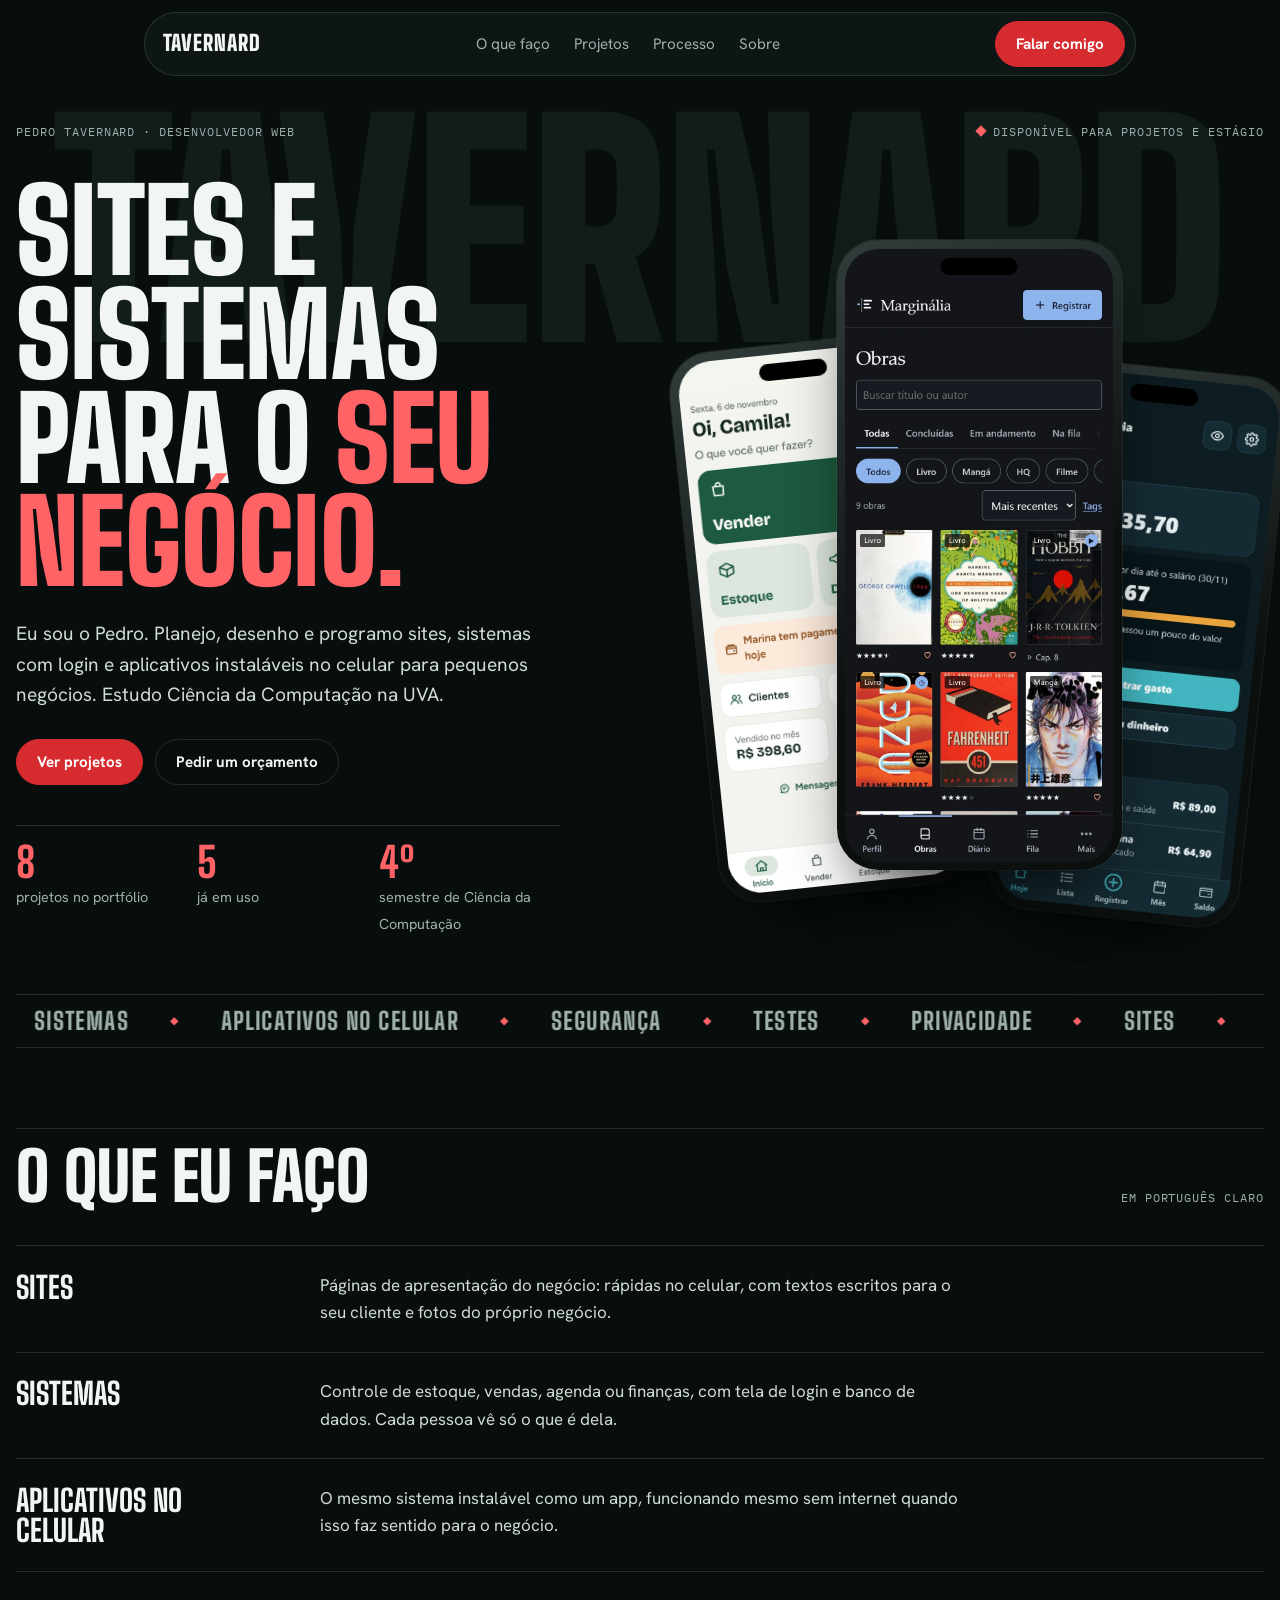
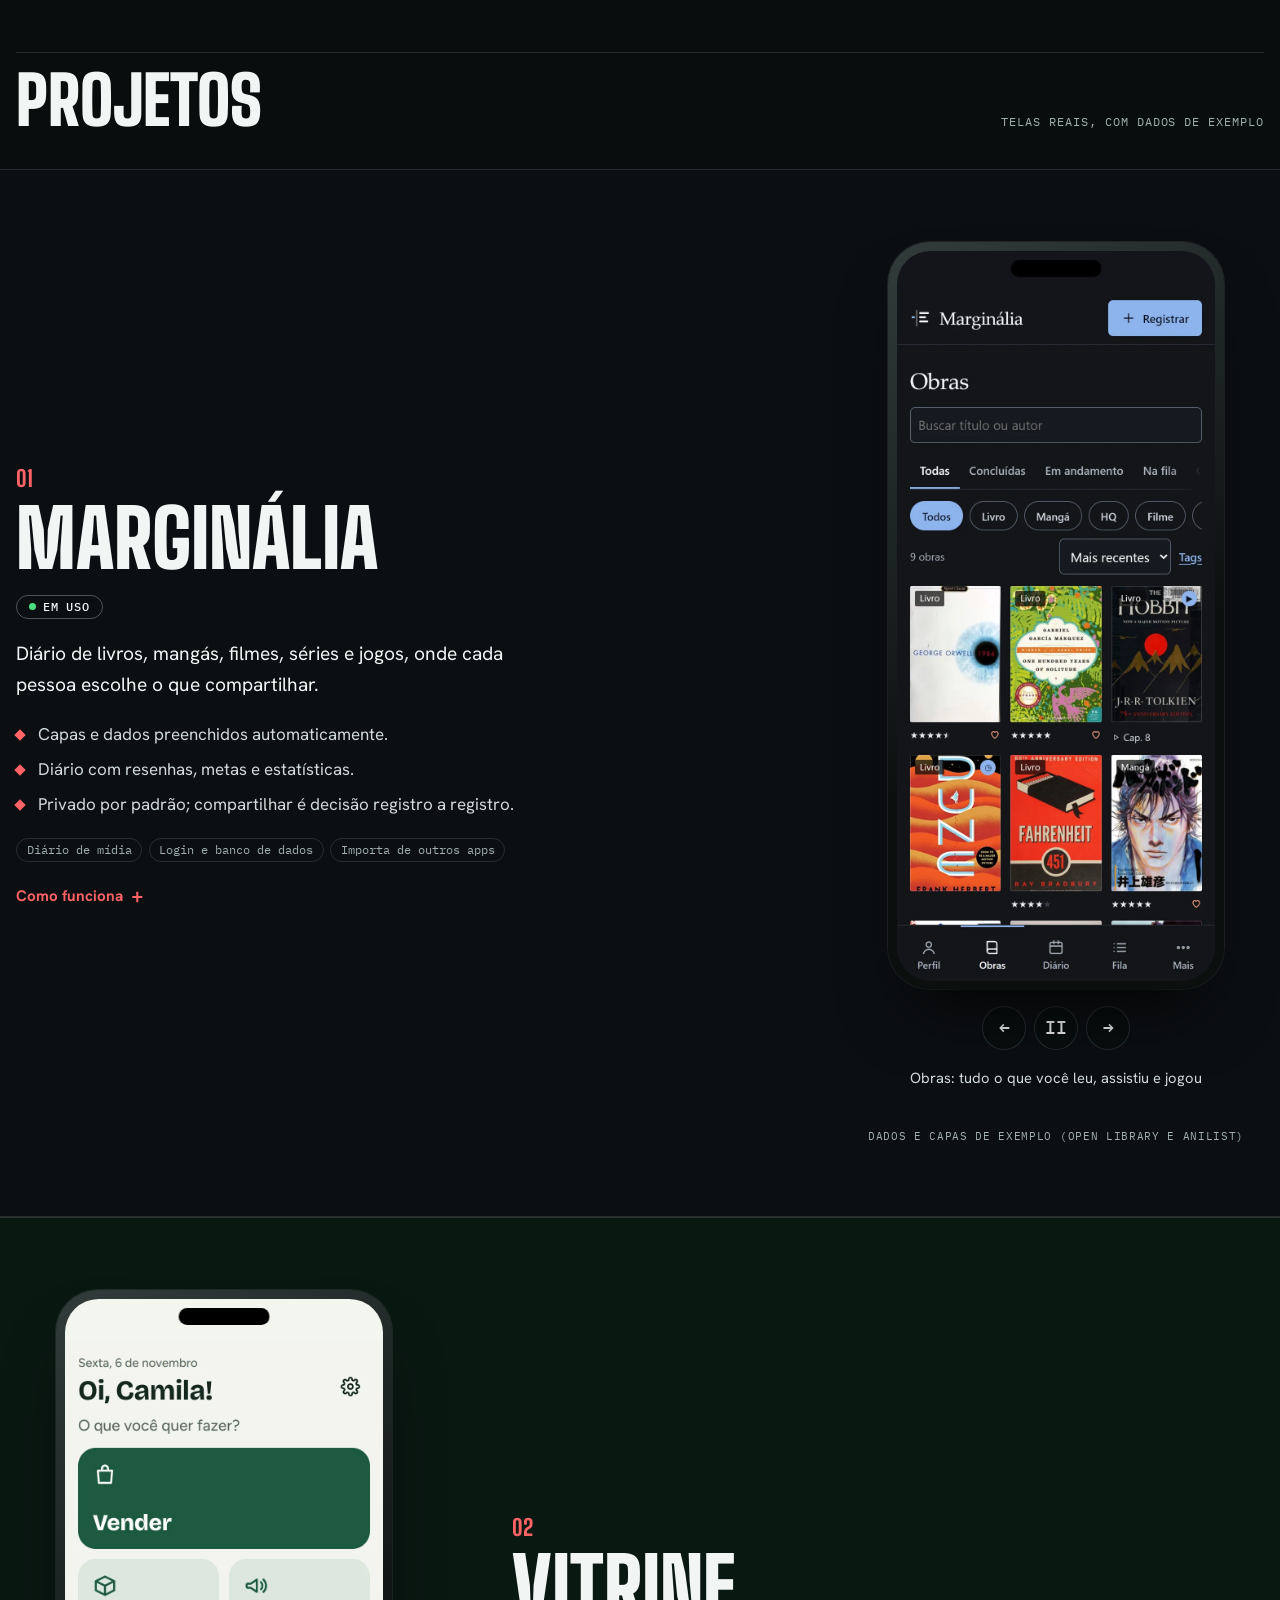
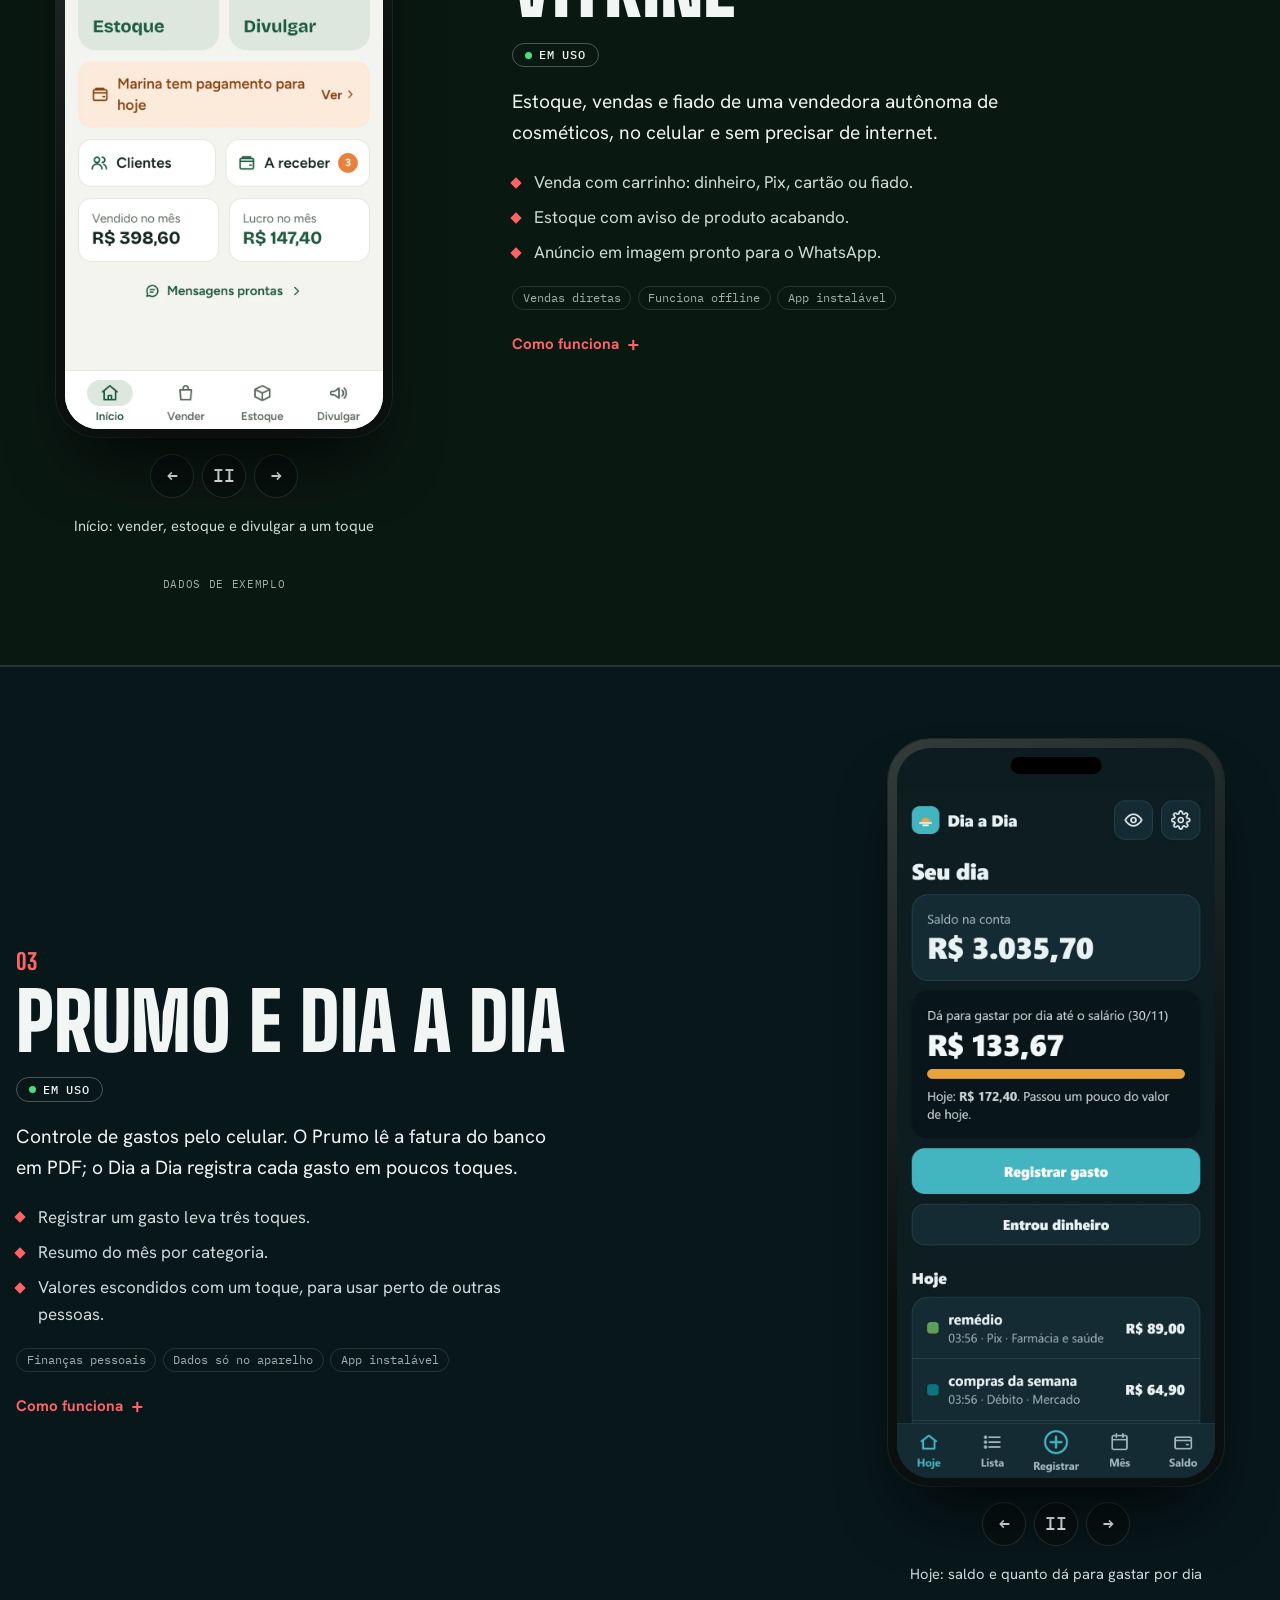
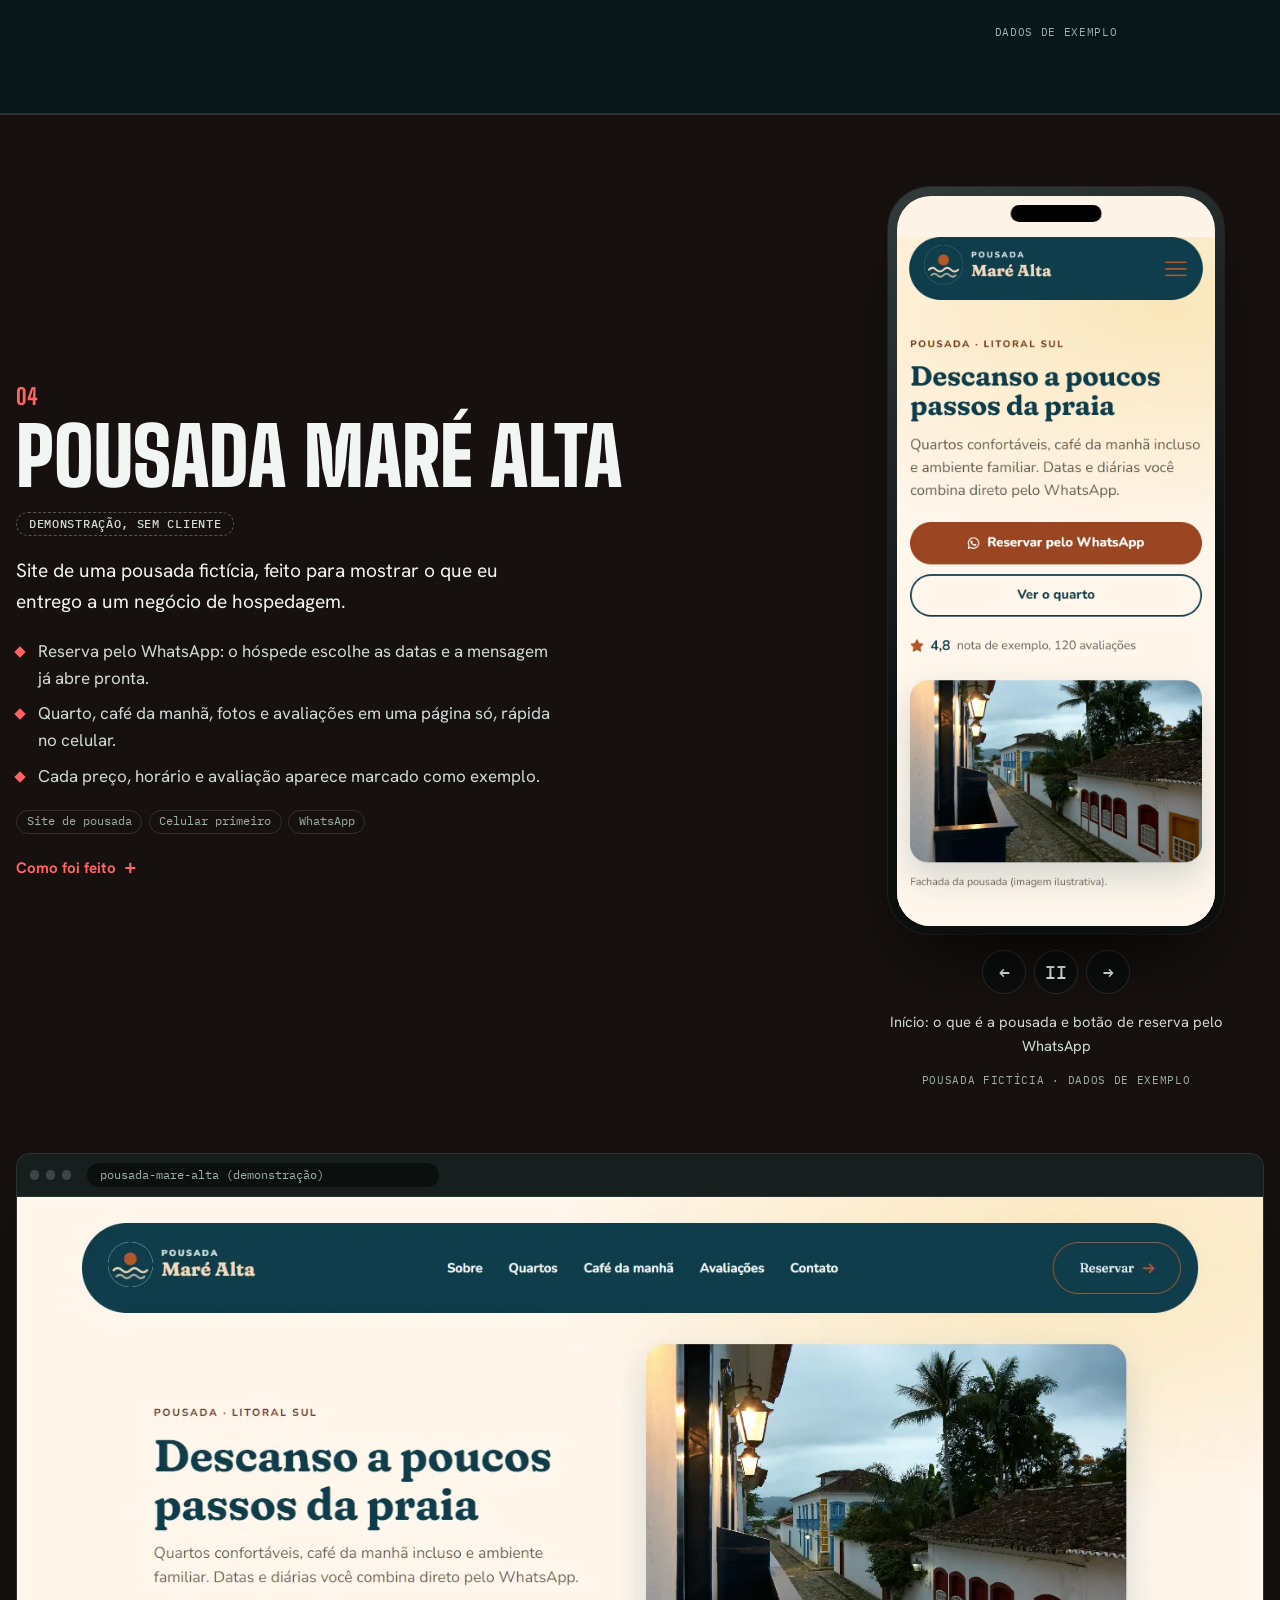
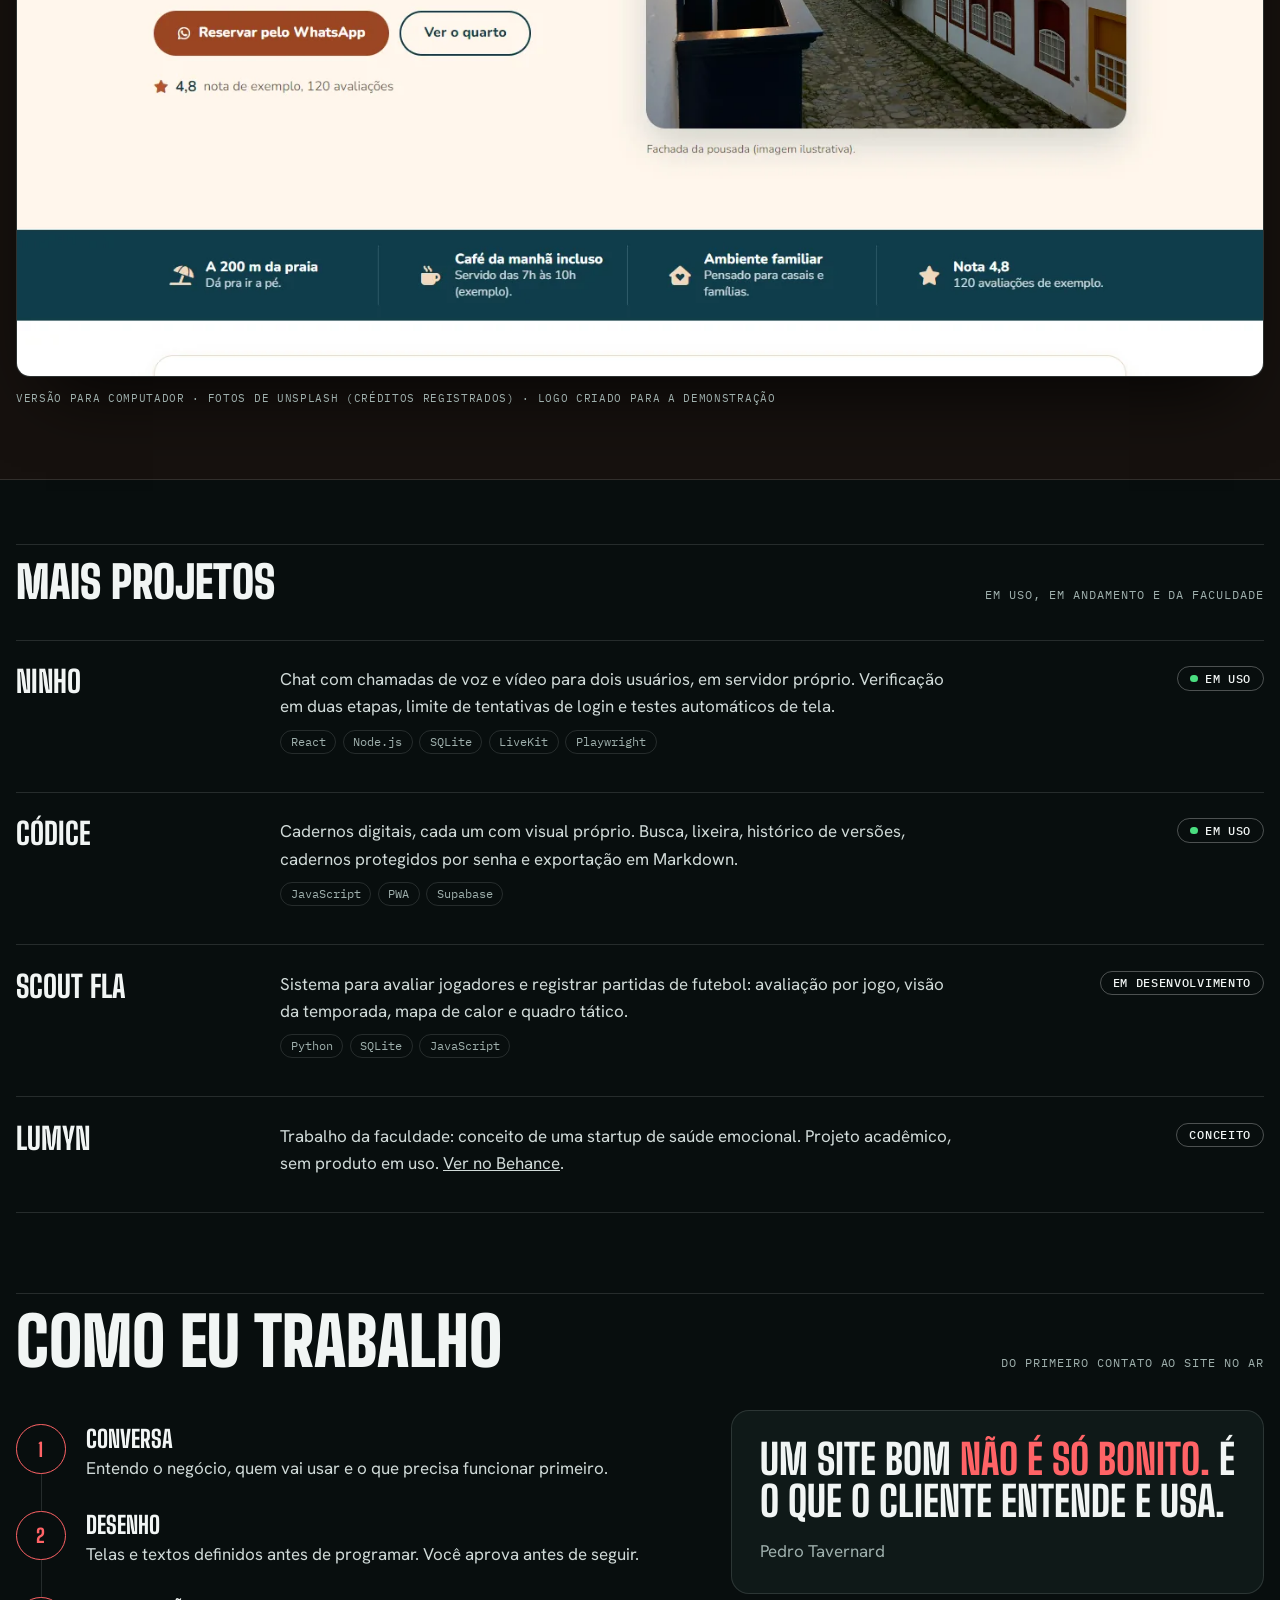
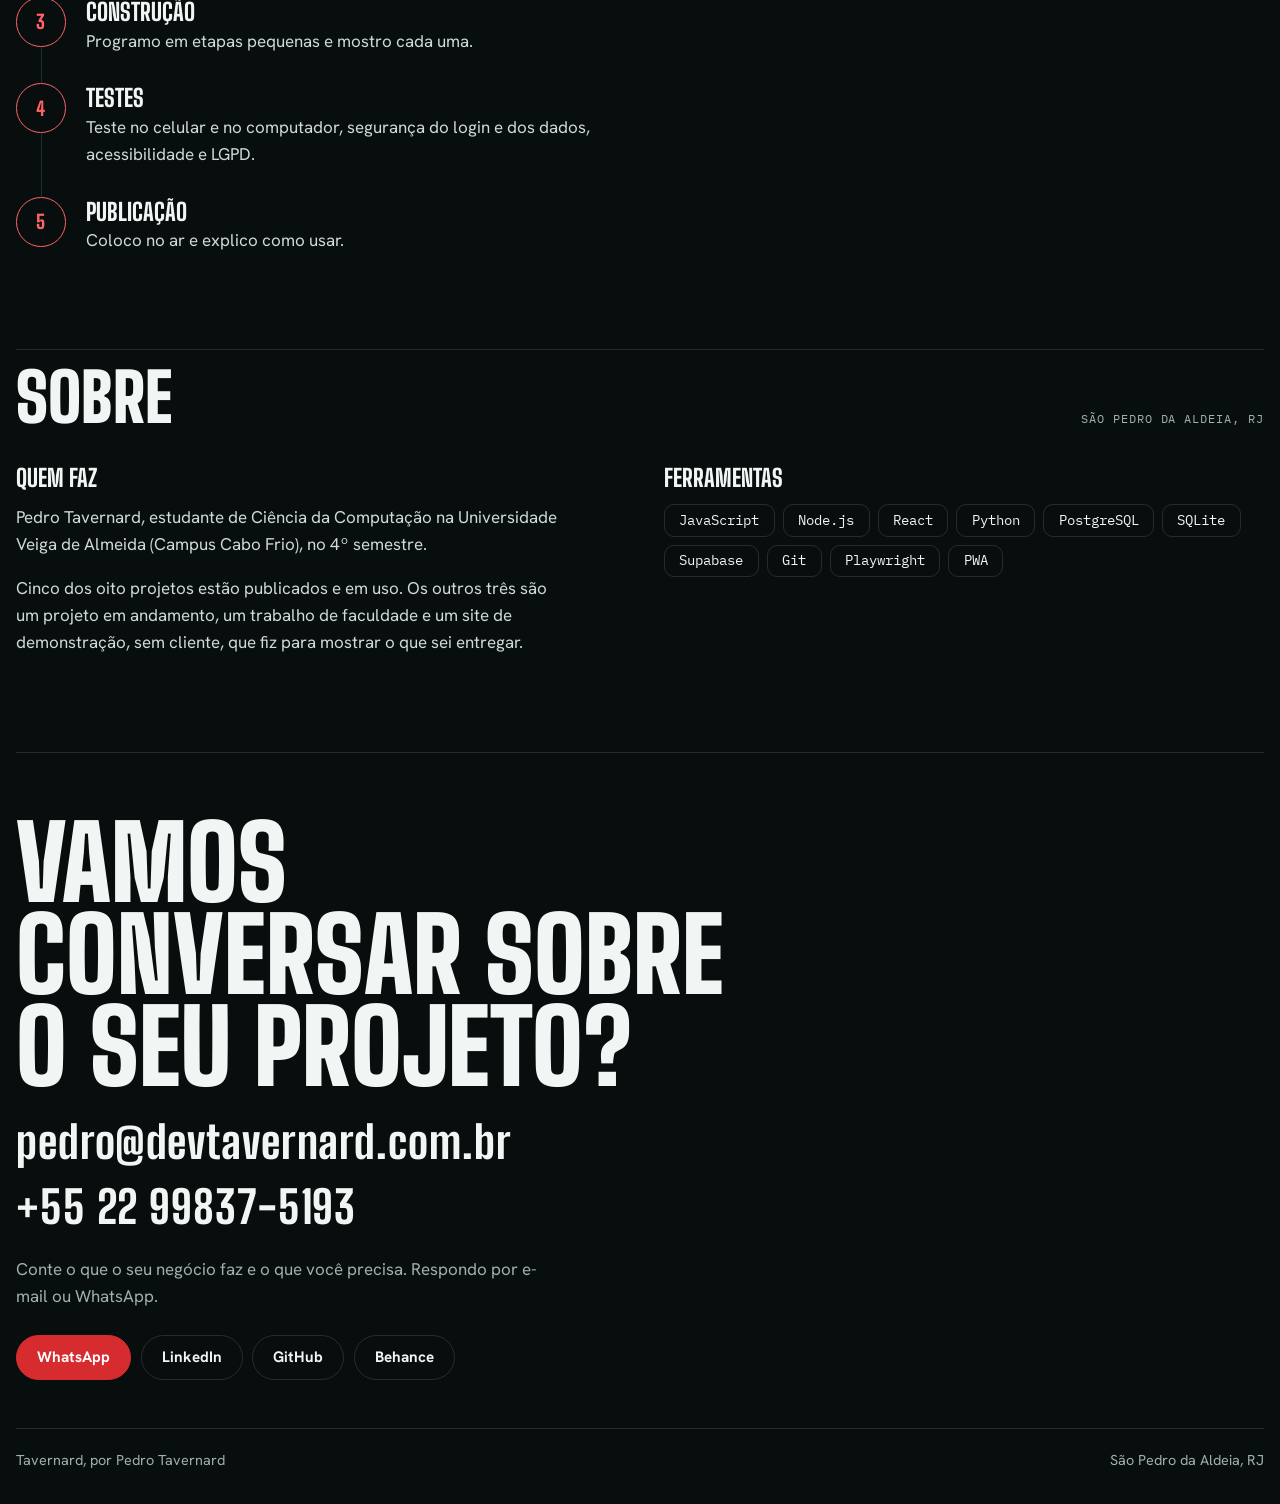
<file: index.html>
<!doctype html>
<html lang="pt-BR">
<head>
<meta charset="utf-8">
<meta name="viewport" content="width=device-width, initial-scale=1">
<link rel="icon" type="image/svg+xml" href="favicon.svg">
<title>Tavernard Sites e Sistemas</title>
<meta name="claude:viewport-fit-sides" content="cover">
<meta name="description" content="Tavernard: sites, sistemas com login e aplicativos instaláveis para pequenos negócios, por Pedro Tavernard, estudante de Ciência da Computação.">
<link rel="preconnect" href="https://fonts.googleapis.com">
<link rel="preconnect" href="https://fonts.gstatic.com" crossorigin>
<link href="https://fonts.googleapis.com/css2?family=Big+Shoulders+Display:wght@600;800;900&family=Hanken+Grotesk:wght@400;500;700&family=IBM+Plex+Mono:wght@400;500&display=swap" rel="stylesheet">
<style>
/* Layout: fundo escuro, menu em pílula, hero com frase direta e três celulares com telas reais, cada projeto numa faixa de cor própria
   com carrossel de telas dentro de um iPhone, processo numerado, contato grande.
   Referências: Pinterest do Pedro (preto e vermelho, HUD, cenas que mudam de clima); Cult UI (mockup de iPhone), React Bits (cartão inclinado, faixa por velocidade de rolagem),
   21st.dev (carrossel de telas em celular, hero com mockup). Só ideias; todo o código é próprio. Sem formas geométricas decorativas: a imagem é o produto. */
:root{
  --bg:#080E0E; --surface:#0F1918; --line:rgba(236,244,242,.13);
  --ink:#F1F5F4; --soft:#D0DAD8; --muted:#9FB0AD; --ghost:#111C1B;
  --red:#D62B2F; --red-text:#FF6366;
  --display:"Big Shoulders Display","Arial Narrow",Impact,sans-serif;
  --body:"Hanken Grotesk",system-ui,-apple-system,"Segoe UI",sans-serif;
  --mono:"IBM Plex Mono",ui-monospace,Menlo,Consolas,monospace;
  --gutter:max(16px,env(safe-area-inset-left,0px));
  --gutter-r:max(16px,env(safe-area-inset-right,0px));
  color-scheme:dark;
}
*,*::before,*::after{box-sizing:border-box}
html{scroll-behavior:smooth}
body{margin:0;background:var(--bg);color:var(--ink);font:400 1.0625rem/1.6 var(--body);-webkit-font-smoothing:antialiased;overflow-x:hidden}
body::before{content:"";position:fixed;inset:0 0 auto;height:env(safe-area-inset-top,0px);background:var(--bg);z-index:30}
a{color:inherit}
a:focus-visible,summary:focus-visible,button:focus-visible{outline:2px solid var(--red-text);outline-offset:3px;border-radius:6px}
.skip{position:absolute;left:-999px;top:0;background:var(--surface);padding:.75rem 1rem;border:1px solid var(--line)}
.skip:focus{left:var(--gutter);top:8px;z-index:40}
.wrap{max-width:80rem;margin:0 auto;padding-left:var(--gutter);padding-right:var(--gutter-r)}
.hud{font:400 .75rem/1.4 var(--mono);letter-spacing:.08em;text-transform:uppercase;color:var(--muted)}
.dot{display:inline-block;width:.5rem;height:.5rem;background:var(--red-text);transform:rotate(45deg);margin-right:.5rem;vertical-align:.05em}

/* menu em pílula */
.nav-wrap{padding-left:var(--gutter);padding-right:var(--gutter-r)}
.nav{position:sticky;top:max(12px,env(safe-area-inset-top,0px));z-index:20;margin:12px auto 0;max-width:62rem;display:flex;align-items:center;justify-content:space-between;gap:1rem;padding:.5rem .6rem .5rem 1.1rem;border:1px solid var(--line);border-radius:999px;background:rgba(15,25,24,.82);backdrop-filter:blur(10px);-webkit-backdrop-filter:blur(10px)}
.brand{font:900 1.35rem/1 var(--display);letter-spacing:.04em;text-decoration:none}
.nav ul{display:flex;gap:1.5rem;list-style:none;margin:0;padding:0;font-size:.95rem}
.nav ul a{text-decoration:none;color:var(--muted);padding:.4rem 0;display:inline-block}
.nav ul a:hover{color:var(--ink)}
.btn{display:inline-flex;align-items:center;gap:.5rem;min-height:44px;padding:.6rem 1.25rem;border-radius:999px;border:1px solid var(--line);font-weight:700;font-size:.95rem;text-decoration:none;background:transparent;color:var(--ink);transition:transform .2s,background .2s,border-color .2s;cursor:pointer;font-family:inherit}
.btn:hover{border-color:var(--ink);transform:translateY(-1px)}
.btn.red{background:var(--red);border-color:var(--red);color:#fff}
.btn.red:hover{background:#E8363A;border-color:#E8363A}

/* celular (ideia do mockup de iPhone do Cult UI) */
.phone{position:relative;border-radius:2.6rem;padding:.55rem;background:linear-gradient(150deg,#313c3b,#0b100f 60%);box-shadow:0 40px 70px -28px rgba(0,0,0,.85),0 0 0 1px rgba(255,255,255,.09)}
.phone::after{content:"";position:absolute;top:1.15rem;left:50%;width:27%;height:1.05rem;transform:translateX(-50%);background:#000;border-radius:999px;z-index:3}
.screens{position:relative;border-radius:2.1rem;overflow:hidden;aspect-ratio:390/894;background:var(--sbg,#101818)}
.screens img{position:absolute;left:0;right:0;bottom:0;width:100%;height:auto;aspect-ratio:390/844;display:block;opacity:0;transition:opacity .7s ease}
.screens img.on{opacity:1}

/* hero */
.hero{position:relative;overflow:hidden;padding-block:3rem 0}
.ghost{position:absolute;left:0;right:0;top:2.5rem;font:900 clamp(5rem,22.5vw,21rem)/.8 var(--display);letter-spacing:-.01em;color:var(--ghost);white-space:nowrap;pointer-events:none;user-select:none;text-align:center}
.hero .wrap{position:relative;z-index:1}
.hero .row{display:flex;justify-content:space-between;gap:1rem;flex-wrap:wrap;margin-bottom:2.5rem}
.hero-in{display:grid;grid-template-columns:minmax(0,1.05fr) minmax(0,.95fr);gap:2rem 3rem;align-items:center}
.hero h1{font:900 clamp(3.4rem,9vw,7.2rem)/.9 var(--display);letter-spacing:-.005em;margin:0 0 1.5rem;text-transform:uppercase}
.hero h1 em{font-style:normal;color:var(--red-text)}
.hero p.lead{font-size:1.2rem;max-width:34rem;margin:0 0 1.75rem;color:var(--soft)}
.cta{display:flex;flex-wrap:wrap;gap:.75rem;margin-bottom:2.5rem}
.stats{display:flex;flex-wrap:wrap;border-top:1px solid var(--line);max-width:34rem}
.stats div{flex:1 1 8rem;padding:1rem 1rem 0 0}
.stats b{display:block;font:800 2.6rem/1 var(--display);color:var(--red-text)}
.stats span{font-size:.9rem;color:var(--muted)}
.cluster{position:relative;width:100%;max-width:36rem;margin-inline:auto;aspect-ratio:1/1.12}
.cluster .phone{position:absolute}
.cl-a{width:44%;left:0;top:16%;transform:rotate(-6deg);z-index:1}
.cl-b{width:50%;left:25%;top:0;z-index:3}
.cl-c{width:44%;right:0;top:20%;transform:rotate(6deg);z-index:2}
.ticker{margin-top:3.5rem;border-block:1px solid var(--line);overflow:hidden;white-space:nowrap}
.ticker div{display:inline-flex;gap:2.5rem;padding:.9rem 0;font:800 1.5rem/1 var(--display);letter-spacing:.06em;text-transform:uppercase;color:var(--muted);will-change:transform}
.ticker span::after{content:"\25C6";margin-left:2.5rem;color:var(--red-text);font-size:.7em;vertical-align:.12em}

/* seções */
section{scroll-margin-top:6rem}
.sec{padding-block:5rem 0}
.sec-h{display:flex;justify-content:space-between;align-items:baseline;gap:1rem;border-top:1px solid var(--line);padding-top:1rem;margin-bottom:2.25rem}
.sec-h h2{font:900 clamp(2.4rem,6vw,4.2rem)/.95 var(--display);margin:0;text-transform:uppercase}
.svc{display:grid;grid-template-columns:minmax(0,16rem) minmax(0,1fr);gap:.5rem 3rem;padding-block:1.6rem;border-top:1px solid var(--line)}
.svc:last-child{border-bottom:1px solid var(--line)}
.svc h3{font:800 1.9rem/1 var(--display);margin:0;text-transform:uppercase}
.svc p{margin:0;max-width:40rem;color:var(--soft)}

/* projetos: uma faixa de cor por app */
.band{background:var(--tint);border-block:1px solid var(--line)}
.proj{display:grid;grid-template-columns:minmax(0,1fr) minmax(0,26rem);gap:3rem 5rem;align-items:center;padding-block:4.5rem}
.proj.flip{grid-template-columns:minmax(0,26rem) minmax(0,1fr)}
.proj .info{order:1}.proj .stage{order:2}.proj.flip .info{order:2}.proj.flip .stage{order:1}
.num{font:800 1.4rem/1 var(--display);color:var(--red-text)}
.proj h3{font:900 clamp(2.6rem,6.4vw,5rem)/.92 var(--display);margin:.4rem 0 1rem;text-transform:uppercase}
.state{display:inline-flex;align-items:center;gap:.45rem;font:500 .72rem/1 var(--mono);letter-spacing:.06em;text-transform:uppercase;border:1px solid rgba(255,255,255,.28);border-radius:999px;padding:.35rem .75rem;margin-bottom:1.25rem}
.state.on::before{content:"";width:.45rem;height:.45rem;border-radius:50%;background:#4ADE80}
.state.demo{border-style:dashed;color:var(--soft)}
.proj .wide{grid-column:1/-1;order:3;display:flex;flex-direction:column;gap:.9rem;margin-top:1rem}
.browser{border-radius:14px;overflow:hidden;background:#0b100f;border:1px solid rgba(255,255,255,.14);box-shadow:0 40px 70px -30px rgba(0,0,0,.8)}
.browser .bar{display:flex;align-items:center;gap:.4rem;padding:.55rem .8rem;background:#161f1e;border-bottom:1px solid rgba(255,255,255,.08)}
.browser .bar i{width:.6rem;height:.6rem;border-radius:50%;background:#3a4745}
.browser .bar span{flex:1;margin-left:.6rem;max-width:22rem;font:400 .72rem/1 var(--mono);color:var(--muted);background:#0b100f;border-radius:999px;padding:.4rem .8rem;overflow:hidden;text-overflow:ellipsis;white-space:nowrap}
.browser img{display:block;width:100%;height:auto}
.proj p.what{font-size:1.2rem;max-width:34rem;margin:0 0 1.25rem;color:var(--ink)}
.pts{list-style:none;margin:0 0 1.25rem;padding:0;display:grid;gap:.5rem;max-width:34rem}
.pts li{padding-left:1.4rem;position:relative;color:var(--soft)}
.pts li::before{content:"";position:absolute;left:0;top:.62rem;width:.5rem;height:.5rem;background:var(--red-text);transform:rotate(45deg)}
.tags{display:flex;flex-wrap:wrap;gap:.4rem;margin:0 0 .75rem;padding:0;list-style:none}
.tags li{font:400 .72rem/1.3 var(--mono);padding:.22rem .6rem;border:1px solid var(--line);border-radius:999px;color:var(--muted)}
details{margin-top:.25rem}
summary{cursor:pointer;list-style:none;display:inline-flex;align-items:center;gap:.5rem;font-weight:700;font-size:.95rem;color:var(--red-text);padding:.4rem 0;min-height:44px}
summary::-webkit-details-marker{display:none}
summary::after{content:"+";font:500 1.3rem/1 var(--mono);transition:transform .2s}
details[open] summary::after{transform:rotate(45deg)}
details dl{margin:.25rem 0 0;display:grid;grid-template-columns:7.2rem minmax(0,1fr);gap:.7rem 1rem;font-size:.95rem;border-top:1px solid var(--line);padding-top:1rem;max-width:36rem}
details dt{color:var(--muted);font:400 .75rem/1.6 var(--mono);letter-spacing:.05em;text-transform:uppercase}
details dd{margin:0;color:var(--soft)}
.stage{display:flex;flex-direction:column;align-items:center;gap:1rem;perspective:1200px}
.tilt{width:min(100%,21rem);transition:transform .25s ease-out;transform-style:preserve-3d;will-change:transform}
.ctl{display:flex;align-items:center;gap:.5rem}
.ctl button{width:44px;height:44px;border-radius:50%;border:1px solid var(--line);background:rgba(8,14,14,.6);color:var(--ink);font:500 1.1rem/1 var(--mono);cursor:pointer;display:grid;place-items:center}
.ctl button:hover{border-color:var(--ink)}
.cap{margin:0;min-height:3.2em;max-width:21rem;text-align:center;font-size:.92rem;color:var(--soft)}
.sample{font:400 .7rem/1.4 var(--mono);letter-spacing:.06em;text-transform:uppercase;color:var(--muted);margin:0}

/* outros projetos */
.rows{border-top:1px solid var(--line)}
.row2{display:grid;grid-template-columns:minmax(0,14rem) minmax(0,1fr) auto;gap:.5rem 2.5rem;align-items:start;padding-block:1.6rem;border-bottom:1px solid var(--line)}
.row2 h3{font:800 1.9rem/1 var(--display);margin:0;text-transform:uppercase}
.row2 p{margin:0 0 .6rem;color:var(--soft);max-width:42rem}
.row2 .state{margin:0}
.note{font-size:.85rem;color:var(--muted);margin-top:1.5rem}

/* processo */
.proc{display:grid;grid-template-columns:minmax(0,1fr) minmax(0,.8fr);gap:3rem;align-items:start}
.steps{list-style:none;margin:0;padding:0;position:relative;max-width:46rem}
.steps::before{content:"";position:absolute;left:1.55rem;top:1.5rem;bottom:1.5rem;width:1px;background:var(--line)}
.steps li{position:relative;display:grid;grid-template-columns:3.1rem minmax(0,1fr);gap:1.25rem;padding-block:.9rem}
.steps .n{width:3.1rem;height:3.1rem;border-radius:50%;border:1px solid var(--red-text);background:var(--bg);display:grid;place-items:center;font:800 1.2rem/1 var(--display);color:var(--red-text);position:relative;z-index:1}
.steps h3{font:800 1.5rem/1.1 var(--display);margin:.1rem 0 .15rem;text-transform:uppercase}
.steps p{margin:0;color:var(--soft)}
.quote{border:1px solid var(--line);border-radius:18px;padding:1.75rem;background:var(--surface);position:sticky;top:6rem}
.quote q{display:block;font:800 clamp(1.8rem,3.4vw,2.6rem)/1 var(--display);text-transform:uppercase;quotes:none}
.quote q em{font-style:normal;color:var(--red-text)}
.quote p{margin:1rem 0 0;color:var(--muted)}

/* sobre */
.about{display:grid;grid-template-columns:minmax(0,1fr) minmax(0,1fr);gap:3rem}
.about h3{font:800 1.5rem/1 var(--display);margin:0 0 .9rem;text-transform:uppercase}
.about p{margin:0 0 1rem;color:var(--soft);max-width:34rem}
.chips{display:flex;flex-wrap:wrap;gap:.5rem;margin:0;padding:0;list-style:none}
.chips li{padding:.4rem .9rem;border:1px solid var(--line);border-radius:10px;font:400 .85rem/1.3 var(--mono)}

/* contato */
.contact{margin-top:5rem;border-top:1px solid var(--line);padding-block:4rem 3rem}
.contact h2{font:900 clamp(2.6rem,8vw,6.5rem)/.9 var(--display);margin:0 0 1.5rem;text-transform:uppercase;max-width:14ch}
.contact .mail{display:block;font:800 clamp(1.4rem,4vw,2.8rem)/1.1 var(--display);letter-spacing:.02em;margin-bottom:1.5rem;overflow-wrap:anywhere}
.contact .mail.tel{color:inherit;text-decoration:none;margin-top:-.5rem}
.links{display:flex;flex-wrap:wrap;gap:.6rem}
.foot{border-top:1px solid var(--line);padding-block:1.25rem 2rem;color:var(--muted);font-size:.9rem;display:flex;justify-content:space-between;gap:1rem;flex-wrap:wrap}

/* movimento */
@media (prefers-reduced-motion:no-preference){
  .hero .row,.hero h1,.hero p.lead,.cta,.stats{animation:up .8s cubic-bezier(.2,.7,.2,1) both}
  .hero h1{animation-delay:.08s}.hero p.lead{animation-delay:.16s}.cta{animation-delay:.24s}.stats{animation-delay:.32s}
  .cl-a{animation:ra 1s .25s cubic-bezier(.2,.7,.2,1) both,fa 8s 1.3s ease-in-out infinite}
  .cl-b{animation:rb 1s .1s cubic-bezier(.2,.7,.2,1) both,fb 7s 1.2s ease-in-out infinite}
  .cl-c{animation:rc 1s .4s cubic-bezier(.2,.7,.2,1) both,fc 9s 1.4s ease-in-out infinite}
  @keyframes up{from{opacity:0;transform:translateY(18px)}to{opacity:1;transform:none}}
  @keyframes ra{from{opacity:0;transform:translateY(40px) rotate(-6deg)}to{opacity:1;transform:rotate(-6deg)}}
  @keyframes rb{from{opacity:0;transform:translateY(50px)}to{opacity:1;transform:none}}
  @keyframes rc{from{opacity:0;transform:translateY(40px) rotate(6deg)}to{opacity:1;transform:rotate(6deg)}}
  @keyframes fa{50%{transform:translateY(-10px) rotate(-6deg)}}
  @keyframes fb{50%{transform:translateY(-14px)}}
  @keyframes fc{50%{transform:translateY(-8px) rotate(6deg)}}
  @supports (animation-timeline:view()){
    .rise{animation:rise linear both;animation-timeline:view();animation-range:entry 0% entry 35%}
    @keyframes rise{from{opacity:.6;transform:translateY(22px)}to{opacity:1;transform:none}}
  }
}

@media (max-width:62rem){
  .hero-in,.proc,.about{grid-template-columns:minmax(0,1fr)}
  .quote{position:static}
  .proj,.proj.flip{grid-template-columns:minmax(0,1fr);gap:2.5rem}
  .proj .info,.proj.flip .info{order:1}.proj .stage,.proj.flip .stage{order:2}
  .cluster{max-width:28rem}
  .row2{grid-template-columns:minmax(0,1fr)}
}
@media (max-width:44rem){
  .nav ul{display:none}
  .nav{padding-left:1rem}
  .svc{grid-template-columns:minmax(0,1fr)}
  .sec{padding-block:3.5rem 0}
  .proj{padding-block:3rem}
  details dl{grid-template-columns:minmax(0,1fr);gap:.1rem}
  details dd{margin-bottom:.7rem}
  .phone{border-radius:2.2rem}
  .screens{border-radius:1.75rem}
}
</style>

<a class="skip" href="#projetos">Pular para os projetos</a>

<div class="nav-wrap">
  <nav class="nav" aria-label="Principal">
    <a class="brand" href="#topo">TAVERNARD</a>
    <ul>
      <li><a href="#servicos">O que faço</a></li>
      <li><a href="#projetos">Projetos</a></li>
      <li><a href="#processo">Processo</a></li>
      <li><a href="#sobre">Sobre</a></li>
    </ul>
    <a class="btn red" href="#contato">Falar comigo</a>
  </nav>
</div>

<main id="topo">
<header class="hero">
  <div class="ghost" aria-hidden="true">TAVERNARD</div>
  <div class="wrap">
    <div class="row hud"><span>Pedro Tavernard · Desenvolvedor web</span><span><i class="dot"></i>Disponível para projetos e estágio</span></div>
    <div class="hero-in">
      <div>
        <h1>Sites e sistemas para o <em>seu negócio.</em></h1>
        <p class="lead">Eu sou o Pedro. Planejo, desenho e programo sites, sistemas com login e aplicativos instaláveis no celular para pequenos negócios. Estudo Ciência da Computação na UVA.</p>
        <div class="cta">
          <a class="btn red" href="#projetos">Ver projetos</a>
          <a class="btn" href="#contato">Pedir um orçamento</a>
        </div>
        <div class="stats">
          <div><b>8</b><span>projetos no portfólio</span></div>
          <div><b>5</b><span>já em uso</span></div>
          <div><b>4º</b><span>semestre de Ciência da Computação</span></div>
        </div>
      </div>
      <div class="cluster">
        <div class="phone cl-a"><div class="screens" style="--sbg:#f3f5ef"><img class="on" src="assets/vitrine-inicio.webp" alt="Tela inicial do app Vitrine, com botões Vender, Estoque e Divulgar" width="780" height="1688"></div></div>
        <div class="phone cl-b"><div class="screens" style="--sbg:#13151a"><img class="on" src="assets/marg-obras.webp" alt="Tela Obras do app Marginália, com capas de livros e mangás" width="780" height="1688"></div></div>
        <div class="phone cl-c"><div class="screens" style="--sbg:#0d1c21"><img class="on" src="assets/dia-hoje.webp" alt="Tela Seu dia do app Dia a Dia, com saldo e quanto dá para gastar por dia" width="780" height="1688"></div></div>
      </div>
    </div>
    <div class="ticker" aria-hidden="true"><div id="tk">
      <span>Sites</span><span>Sistemas</span><span>Aplicativos no celular</span><span>Segurança</span><span>Testes</span><span>Privacidade</span>
      <span>Sites</span><span>Sistemas</span><span>Aplicativos no celular</span><span>Segurança</span><span>Testes</span><span>Privacidade</span>
      <span>Sites</span><span>Sistemas</span><span>Aplicativos no celular</span><span>Segurança</span><span>Testes</span><span>Privacidade</span>
    </div></div>
  </div>
</header>

<section class="sec wrap" id="servicos" aria-labelledby="t-svc">
  <div class="sec-h"><h2 id="t-svc">O que eu faço</h2><span class="hud">Em português claro</span></div>
  <div class="svc rise"><h3>Sites</h3><p>Páginas de apresentação do negócio: rápidas no celular, com textos escritos para o seu cliente e fotos do próprio negócio.</p></div>
  <div class="svc rise"><h3>Sistemas</h3><p>Controle de estoque, vendas, agenda ou finanças, com tela de login e banco de dados. Cada pessoa vê só o que é dela.</p></div>
  <div class="svc rise"><h3>Aplicativos no celular</h3><p>O mesmo sistema instalável como um app, funcionando mesmo sem internet quando isso faz sentido para o negócio.</p></div>
</section>

<section class="sec" id="projetos" aria-labelledby="t-proj">
  <div class="wrap"><div class="sec-h"><h2 id="t-proj">Projetos</h2><span class="hud">Telas reais, com dados de exemplo</span></div></div>

  <div class="band" style="--tint:#0C0F12">
    <div class="wrap proj" id="marginalia">
      <div class="info rise">
        <span class="num">01</span>
        <h3>Marginália</h3>
        <span class="state on">Em uso</span>
        <p class="what">Diário de livros, mangás, filmes, séries e jogos, onde cada pessoa escolhe o que compartilhar.</p>
        <ul class="pts"><li>Capas e dados preenchidos automaticamente.</li><li>Diário com resenhas, metas e estatísticas.</li><li>Privado por padrão; compartilhar é decisão registro a registro.</li></ul>
        <ul class="tags"><li>Diário de mídia</li><li>Login e banco de dados</li><li>Importa de outros apps</li></ul>
        <details><summary>Como funciona</summary>
          <dl>
            <dt>Para quem</dt><dd>Pessoas que querem registrar o que leem e assistem e decidir o que mostrar a quem está conectado com elas.</dd>
            <dt>Decisões</dt><dd>A privacidade está no banco de dados (Row Level Security: uma regra que impede um usuário de ler os dados de outro), não só na tela. Tem recuperação de senha, política de privacidade e exclusão de dados (LGPD).</dd>
            <dt>Tecnologias</dt><dd>Supabase (Postgres, login, arquivos), JavaScript, PWA</dd>
          </dl>
        </details>
      </div>
      <div class="stage" data-carousel>
        <div class="phone tilt"><div class="screens" style="--sbg:#13151a">
          <img class="on" src="assets/marg-obras.webp" data-cap="Obras: tudo o que você leu, assistiu e jogou" alt="Marginália, grade de obras com capas" width="780" height="1688" loading="lazy">
          <img src="assets/marg-diario.webp" data-cap="Diário: cada registro, com data" alt="Marginália, diário por mês" width="780" height="1688" loading="lazy">
          <img src="assets/marg-resenhas.webp" data-cap="Resenhas: o que você escreveu" alt="Marginália, resenhas" width="780" height="1688" loading="lazy">
          <img src="assets/marg-perfil.webp" data-cap="Perfil: metas e o que está em andamento" alt="Marginália, perfil com metas" width="780" height="1688" loading="lazy">
        </div></div>
        <div class="ctl"><button type="button" data-prev aria-label="Tela anterior">&#8592;</button><button type="button" data-pause aria-label="Pausar troca automática">II</button><button type="button" data-next aria-label="Próxima tela">&#8594;</button></div>
        <p class="cap" aria-live="polite"></p>
        <p class="sample">Dados e capas de exemplo (Open Library e AniList)</p>
      </div>
    </div>
  </div>

  <div class="band" style="--tint:#0A1812">
    <div class="wrap proj flip" id="vitrine">
      <div class="info rise">
        <span class="num">02</span>
        <h3>Vitrine</h3>
        <span class="state on">Em uso</span>
        <p class="what">Estoque, vendas e fiado de uma vendedora autônoma de cosméticos, no celular e sem precisar de internet.</p>
        <ul class="pts"><li>Venda com carrinho: dinheiro, Pix, cartão ou fiado.</li><li>Estoque com aviso de produto acabando.</li><li>Anúncio em imagem pronto para o WhatsApp.</li></ul>
        <ul class="tags"><li>Vendas diretas</li><li>Funciona offline</li><li>App instalável</li></ul>
        <details><summary>Como funciona</summary>
          <dl>
            <dt>Para quem</dt><dd>Consultora de cosméticos que controlava tudo de cabeça e no caderno.</dd>
            <dt>Decisões</dt><dd>Toda venda pode ser desfeita. O preço sugerido sai da margem escolhida. Os dados ficam no aparelho, com cópia de segurança em arquivo.</dd>
            <dt>Tecnologias</dt><dd>JavaScript, PWA (app instalável), IndexedDB (banco no aparelho), Service Worker</dd>
          </dl>
        </details>
      </div>
      <div class="stage" data-carousel>
        <div class="phone tilt"><div class="screens" style="--sbg:#f3f5ef">
          <img class="on" src="assets/vitrine-inicio.webp" data-cap="Início: vender, estoque e divulgar a um toque" alt="Vitrine, tela inicial" width="780" height="1688" loading="lazy">
          <img src="assets/vitrine-receber.webp" data-cap="A receber: quem deve e quando vence" alt="Vitrine, lista de valores a receber" width="780" height="1688" loading="lazy">
          <img src="assets/vitrine-divulgar.webp" data-cap="Divulgar: anúncio pronto para enviar" alt="Vitrine, anúncio de produto gerado" width="780" height="1688" loading="lazy">
          <img src="assets/vitrine-resumo.webp" data-cap="Resumo do mês: vendido, lucro e mais vendidos" alt="Vitrine, resumo do mês" width="780" height="1688" loading="lazy">
        </div></div>
        <div class="ctl"><button type="button" data-prev aria-label="Tela anterior">&#8592;</button><button type="button" data-pause aria-label="Pausar troca automática">II</button><button type="button" data-next aria-label="Próxima tela">&#8594;</button></div>
        <p class="cap" aria-live="polite"></p>
        <p class="sample">Dados de exemplo</p>
      </div>
    </div>
  </div>

  <div class="band" style="--tint:#08171A">
    <div class="wrap proj" id="prumo">
      <div class="stage" data-carousel>
        <div class="phone tilt"><div class="screens" style="--sbg:#0d1c21">
          <img class="on" src="assets/dia-hoje.webp" data-cap="Hoje: saldo e quanto dá para gastar por dia" alt="Dia a Dia, tela Seu dia" width="780" height="1688" loading="lazy">
          <img src="assets/dia-lista.webp" data-cap="Lista: tudo o que foi gasto, dia a dia" alt="Dia a Dia, lista de lançamentos" width="780" height="1688" loading="lazy">
          <img src="assets/dia-mes.webp" data-cap="Mês: para onde o dinheiro foi" alt="Dia a Dia, resumo do mês por categoria" width="780" height="1688" loading="lazy">
          <img src="assets/dia-oculto.webp" data-cap="Valores escondidos com um toque" alt="Dia a Dia, valores escondidos" width="780" height="1688" loading="lazy">
        </div></div>
        <div class="ctl"><button type="button" data-prev aria-label="Tela anterior">&#8592;</button><button type="button" data-pause aria-label="Pausar troca automática">II</button><button type="button" data-next aria-label="Próxima tela">&#8594;</button></div>
        <p class="cap" aria-live="polite"></p>
        <p class="sample">Dados de exemplo</p>
      </div>
      <div class="info rise">
        <span class="num">03</span>
        <h3>Prumo e Dia a Dia</h3>
        <span class="state on">Em uso</span>
        <p class="what">Controle de gastos pelo celular. O Prumo lê a fatura do banco em PDF; o Dia a Dia registra cada gasto em poucos toques.</p>
        <ul class="pts"><li>Registrar um gasto leva três toques.</li><li>Resumo do mês por categoria.</li><li>Valores escondidos com um toque, para usar perto de outras pessoas.</li></ul>
        <ul class="tags"><li>Finanças pessoais</li><li>Dados só no aparelho</li><li>App instalável</li></ul>
        <details><summary>Como funciona</summary>
          <dl>
            <dt>Para quem</dt><dd>Quem quer entender o mês financeiro sem criar conta em lugar nenhum.</dd>
            <dt>O que faz</dt><dd>O Prumo importa fatura e extrato em PDF (Itaú), confere se as somas batem e mostra o mês por categoria. O Dia a Dia registra Pix, débito e dinheiro à mão.</dd>
            <dt>Decisões</dt><dd>Se a soma do PDF não bate, o app avisa em vez de mostrar valor errado. Os dados ficam cifrados no próprio celular (criptografia AES-256), com desbloqueio por PIN e digital, e nenhum servidor externo.</dd>
            <dt>Tecnologias</dt><dd>JavaScript, PWA, Web Crypto, WebAuthn, pdf.js</dd>
          </dl>
        </details>
      </div>
    </div>
  </div>

  <div class="band" style="--tint:#16110E">
    <div class="wrap proj" id="pousada">
      <div class="info rise">
        <span class="num">04</span>
        <h3>Pousada Maré Alta</h3>
        <span class="state demo">Demonstração, sem cliente</span>
        <p class="what">Site de uma pousada fictícia, feito para mostrar o que eu entrego a um negócio de hospedagem.</p>
        <ul class="pts"><li>Reserva pelo WhatsApp: o hóspede escolhe as datas e a mensagem já abre pronta.</li><li>Quarto, café da manhã, fotos e avaliações em uma página só, rápida no celular.</li><li>Cada preço, horário e avaliação aparece marcado como exemplo.</li></ul>
        <ul class="tags"><li>Site de pousada</li><li>Celular primeiro</li><li>WhatsApp</li></ul>
        <details><summary>Como foi feito</summary>
          <dl>
            <dt>O que é</dt><dd>Um projeto de demonstração. A pousada, o endereço, o telefone, os preços e as avaliações são inventados. Não existe cliente por trás.</dd>
            <dt>Meu trabalho</dt><dd>Logo, paleta e tipografia (Fraunces e Nunito), textos, estrutura das seções, formulário que abre o WhatsApp e ajustes para celular. A base é um template de hospedagem adaptado.</dd>
            <dt>Imagens</dt><dd>Fotos de banco de imagens livre (Unsplash), com créditos registrados.</dd>
            <dt>Tecnologias</dt><dd>HTML, CSS, JavaScript</dd>
          </dl>
        </details>
      </div>
      <div class="stage" data-carousel>
        <div class="phone tilt"><div class="screens" style="--sbg:#fdf3e6">
          <img class="on" src="assets/pousada-inicio.webp" data-cap="Início: o que é a pousada e botão de reserva pelo WhatsApp" alt="Pousada Maré Alta no celular, tela inicial com título e botão Reservar pelo WhatsApp" width="780" height="1688" loading="lazy">
          <img src="assets/pousada-quarto.webp" data-cap="Quarto: foto, descrição e diária de exemplo" alt="Pousada Maré Alta no celular, seção do quarto de casal" width="780" height="1688" loading="lazy">
          <img src="assets/pousada-fotos.webp" data-cap="Fotos: a pousada por fora e por dentro" alt="Pousada Maré Alta no celular, galeria de fotos" width="780" height="1688" loading="lazy">
          <img src="assets/pousada-avaliacoes.webp" data-cap="Avaliações: todas marcadas como exemplo" alt="Pousada Maré Alta no celular, avaliações de hóspedes de exemplo" width="780" height="1688" loading="lazy">
        </div></div>
        <div class="ctl"><button type="button" data-prev aria-label="Tela anterior">&#8592;</button><button type="button" data-pause aria-label="Pausar troca automática">II</button><button type="button" data-next aria-label="Próxima tela">&#8594;</button></div>
        <p class="cap" aria-live="polite"></p>
        <p class="sample">Pousada fictícia · dados de exemplo</p>
      </div>
      <div class="wide rise">
        <div class="browser"><div class="bar"><i></i><i></i><i></i><span>pousada-mare-alta (demonstração)</span></div><img src="assets/pousada-desktop.webp" alt="Pousada Maré Alta no computador: topo do site com menu, título, botões e faixa de destaques" width="1440" height="900" loading="lazy"></div>
        <p class="sample">Versão para computador · fotos de Unsplash (créditos registrados) · logo criado para a demonstração</p>
      </div>
    </div>
  </div>

  <div class="wrap" style="padding-top:4rem">
    <div class="sec-h"><h2 style="font-size:clamp(1.8rem,4vw,2.8rem)">Mais projetos</h2><span class="hud">Em uso, em andamento e da faculdade</span></div>
    <div class="rows">
      <div class="row2 rise" id="ninho">
        <h3>Ninho</h3>
        <div>
          <p>Chat com chamadas de voz e vídeo para dois usuários, em servidor próprio. Verificação em duas etapas, limite de tentativas de login e testes automáticos de tela.</p>
          <ul class="tags"><li>React</li><li>Node.js</li><li>SQLite</li><li>LiveKit</li><li>Playwright</li></ul>
        </div>
        <span class="state on">Em uso</span>
      </div>
      <div class="row2 rise" id="codice">
        <h3>Códice</h3>
        <div>
          <p>Cadernos digitais, cada um com visual próprio. Busca, lixeira, histórico de versões, cadernos protegidos por senha e exportação em Markdown.</p>
          <ul class="tags"><li>JavaScript</li><li>PWA</li><li>Supabase</li></ul>
        </div>
        <span class="state on">Em uso</span>
      </div>
      <div class="row2 rise" id="scout">
        <h3>Scout Fla</h3>
        <div>
          <p>Sistema para avaliar jogadores e registrar partidas de futebol: avaliação por jogo, visão da temporada, mapa de calor e quadro tático.</p>
          <ul class="tags"><li>Python</li><li>SQLite</li><li>JavaScript</li></ul>
        </div>
        <span class="state">Em desenvolvimento</span>
      </div>
      <div class="row2 rise" id="lumyn">
        <h3>Lumyn</h3>
        <div>
          <p>Trabalho da faculdade: conceito de uma startup de saúde emocional. Projeto acadêmico, sem produto em uso. <a href="https://www.behance.net/pedrotavernard2">Ver no Behance</a>.</p>
        </div>
        <span class="state">Conceito</span>
      </div>
    </div>
  </div>
</section>

<section class="sec wrap" id="processo" aria-labelledby="t-proc">
  <div class="sec-h"><h2 id="t-proc">Como eu trabalho</h2><span class="hud">Do primeiro contato ao site no ar</span></div>
  <div class="proc">
    <ol class="steps">
      <li class="rise"><span class="n">1</span><div><h3>Conversa</h3><p>Entendo o negócio, quem vai usar e o que precisa funcionar primeiro.</p></div></li>
      <li class="rise"><span class="n">2</span><div><h3>Desenho</h3><p>Telas e textos definidos antes de programar. Você aprova antes de seguir.</p></div></li>
      <li class="rise"><span class="n">3</span><div><h3>Construção</h3><p>Programo em etapas pequenas e mostro cada uma.</p></div></li>
      <li class="rise"><span class="n">4</span><div><h3>Testes</h3><p>Teste no celular e no computador, segurança do login e dos dados, acessibilidade e LGPD.</p></div></li>
      <li class="rise"><span class="n">5</span><div><h3>Publicação</h3><p>Coloco no ar e explico como usar.</p></div></li>
    </ol>
    <aside class="quote rise">
      <q>Um site bom <em>não é só bonito.</em> É o que o cliente entende e usa.</q>
      <p>Pedro Tavernard</p>
    </aside>
  </div>
</section>

<section class="sec wrap" id="sobre" aria-labelledby="t-sobre">
  <div class="sec-h"><h2 id="t-sobre">Sobre</h2><span class="hud">São Pedro da Aldeia, RJ</span></div>
  <div class="about">
    <div class="rise">
      <h3>Quem faz</h3>
      <p>Pedro Tavernard, estudante de Ciência da Computação na Universidade Veiga de Almeida (Campus Cabo Frio), no 4º semestre.</p>
      <p>Cinco dos oito projetos estão publicados e em uso. Os outros três são um projeto em andamento, um trabalho de faculdade e um site de demonstração, sem cliente, que fiz para mostrar o que sei entregar.</p>
    </div>
    <div class="rise">
      <h3>Ferramentas</h3>
      <ul class="chips"><li>JavaScript</li><li>Node.js</li><li>React</li><li>Python</li><li>PostgreSQL</li><li>SQLite</li><li>Supabase</li><li>Git</li><li>Playwright</li><li>PWA</li></ul>
    </div>
  </div>
</section>
</main>

<footer class="wrap" id="contato">
  <div class="contact">
    <h2>Vamos conversar sobre o seu projeto?</h2>
    <span class="mail">pedro@devtavernard.com.br</span>
    <a class="mail tel" href="https://wa.me/5522998375193">+55 22 99837-5193</a>
    <p style="max-width:34rem;color:var(--muted);margin:0 0 1.5rem">Conte o que o seu negócio faz e o que você precisa. Respondo por e-mail ou WhatsApp.</p>
    <div class="links">
      <a class="btn red" href="https://wa.me/5522998375193">WhatsApp</a>
      <a class="btn" href="https://www.linkedin.com/in/pedrotavernard/">LinkedIn</a>
      <a class="btn" href="https://github.com/SirShain">GitHub</a>
      <a class="btn" href="https://www.behance.net/pedrotavernard2">Behance</a>
    </div>
  </div>
  <div class="foot"><span>Tavernard, por Pedro Tavernard</span><span>São Pedro da Aldeia, RJ</span></div>
</footer>

<script>
(function(){
  var reduce = window.matchMedia && matchMedia('(prefers-reduced-motion: reduce)').matches;

  /* carrossel de telas em celular (ideia do 21st.dev) */
  document.querySelectorAll('[data-carousel]').forEach(function(root){
    var imgs = Array.prototype.slice.call(root.querySelectorAll('.screens img'));
    var cap = root.querySelector('.cap'), pauseBtn = root.querySelector('[data-pause]');
    var i = 0, timer = null, paused = reduce, visible = false;
    function show(n){
      i = (n + imgs.length) % imgs.length;
      imgs.forEach(function(im, k){ im.classList.toggle('on', k === i); });
      cap.textContent = imgs[i].getAttribute('data-cap') || '';
    }
    function play(){ stop(); if(!paused && visible) timer = setInterval(function(){ show(i + 1); }, 4200); }
    function stop(){ if(timer){ clearInterval(timer); timer = null; } }
    root.querySelector('[data-prev]').addEventListener('click', function(){ show(i - 1); play(); });
    root.querySelector('[data-next]').addEventListener('click', function(){ show(i + 1); play(); });
    pauseBtn.addEventListener('click', function(){
      paused = !paused;
      pauseBtn.textContent = paused ? '▶' : 'II';
      pauseBtn.setAttribute('aria-label', paused ? 'Retomar troca automática' : 'Pausar troca automática');
      play();
    });
    if(reduce){ pauseBtn.textContent = '▶'; pauseBtn.setAttribute('aria-label', 'Retomar troca automática'); }
    show(0);
    if('IntersectionObserver' in window){
      new IntersectionObserver(function(es){ visible = es[0].isIntersecting; play(); }, {threshold:.35}).observe(root);
    } else { visible = true; play(); }

    /* cartão inclinado (ideia do React Bits) */
    var t = root.querySelector('.tilt');
    if(t && !reduce && window.matchMedia('(hover:hover)').matches){
      root.addEventListener('pointermove', function(e){
        var r = t.getBoundingClientRect();
        var x = (e.clientX - r.left) / r.width - .5, y = (e.clientY - r.top) / r.height - .5;
        t.style.transform = 'rotateY(' + (x * 12).toFixed(2) + 'deg) rotateX(' + (-y * 9).toFixed(2) + 'deg)';
      });
      root.addEventListener('pointerleave', function(){ t.style.transform = ''; });
    }
  });

  /* faixa que acelera com a rolagem (ideia do React Bits) */
  var tk = document.getElementById('tk');
  if(tk && !reduce){
    var pos = 0, last = window.scrollY, vel = 0, w = tk.scrollWidth / 3;
    window.addEventListener('resize', function(){ w = tk.scrollWidth / 3; });
    (function loop(){
      var y = window.scrollY; vel = vel * .9 + (y - last) * .1; last = y;
      pos -= .6 + Math.min(Math.abs(vel), 40) * .5;
      if(-pos > w) pos += w;
      tk.style.transform = 'translateX(' + pos.toFixed(1) + 'px)';
      requestAnimationFrame(loop);
    })();
  }
})();
</script>

</body>
</html>
</file>
